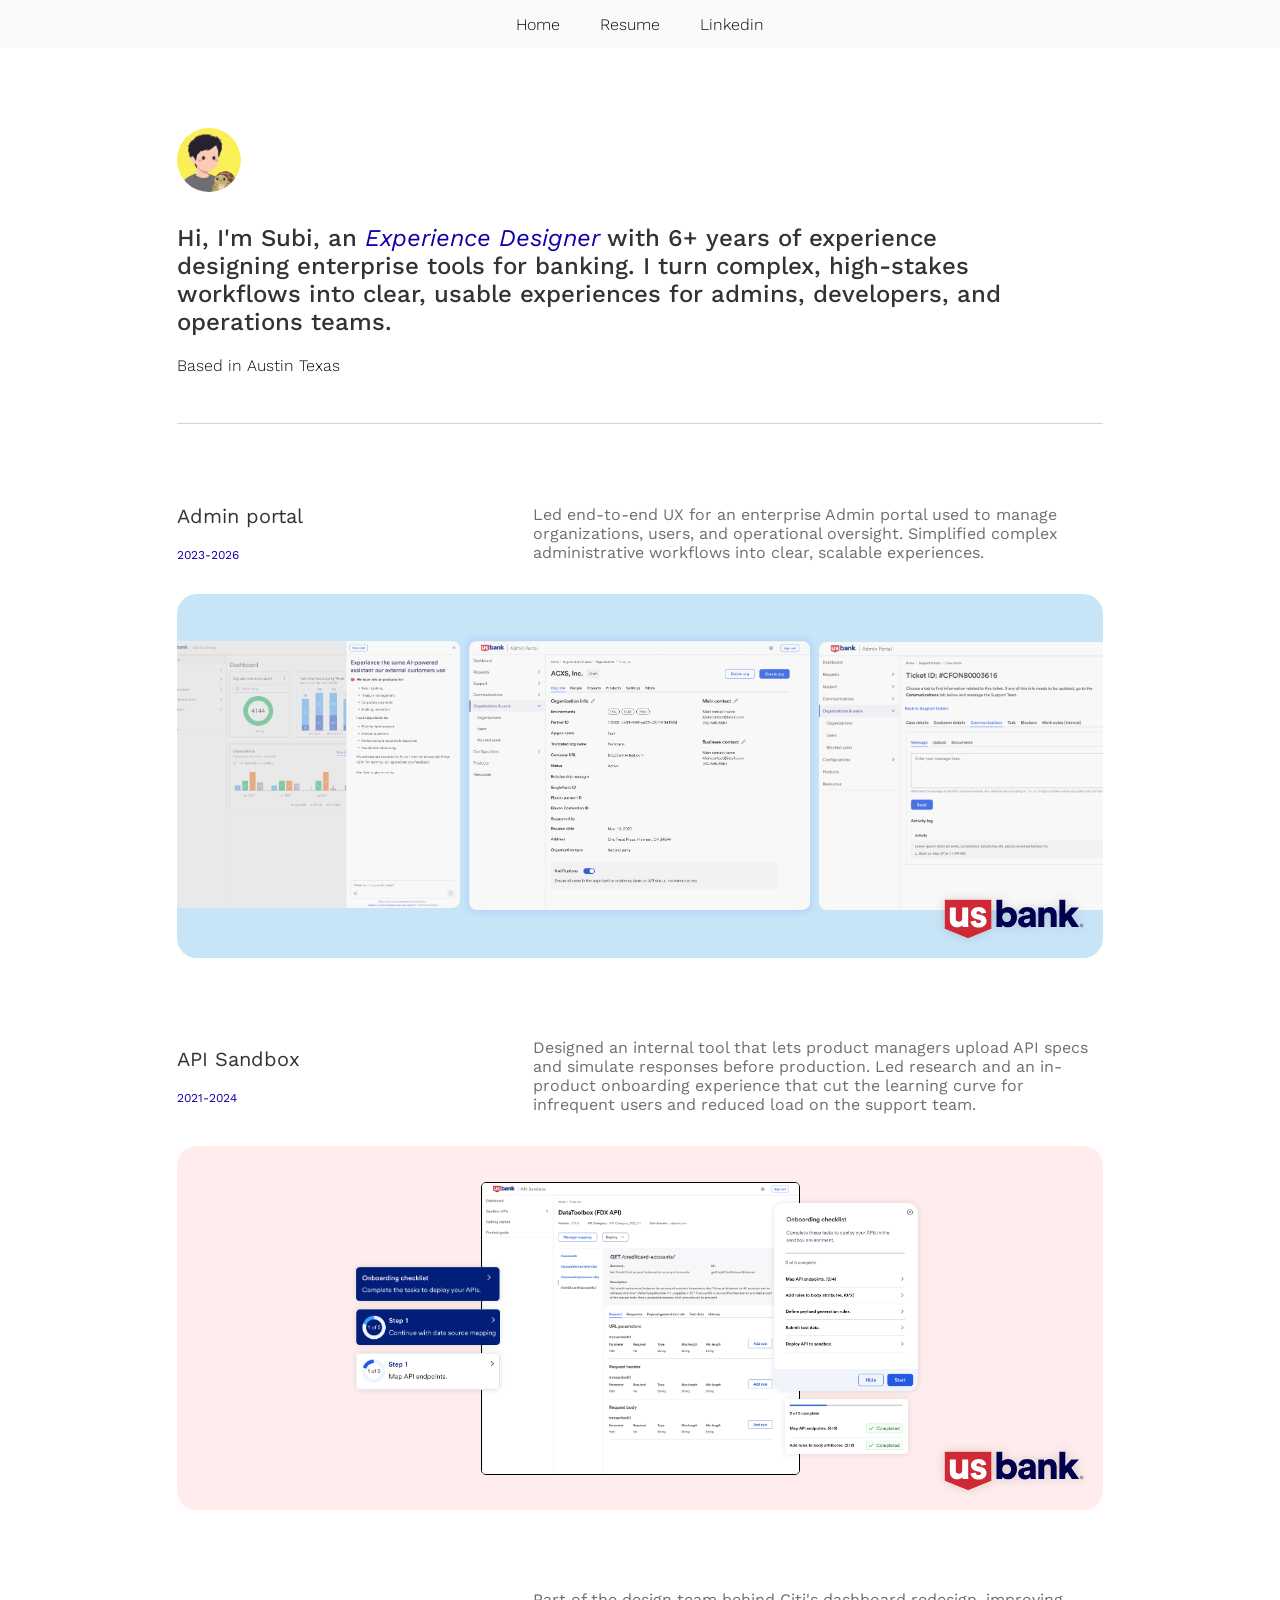
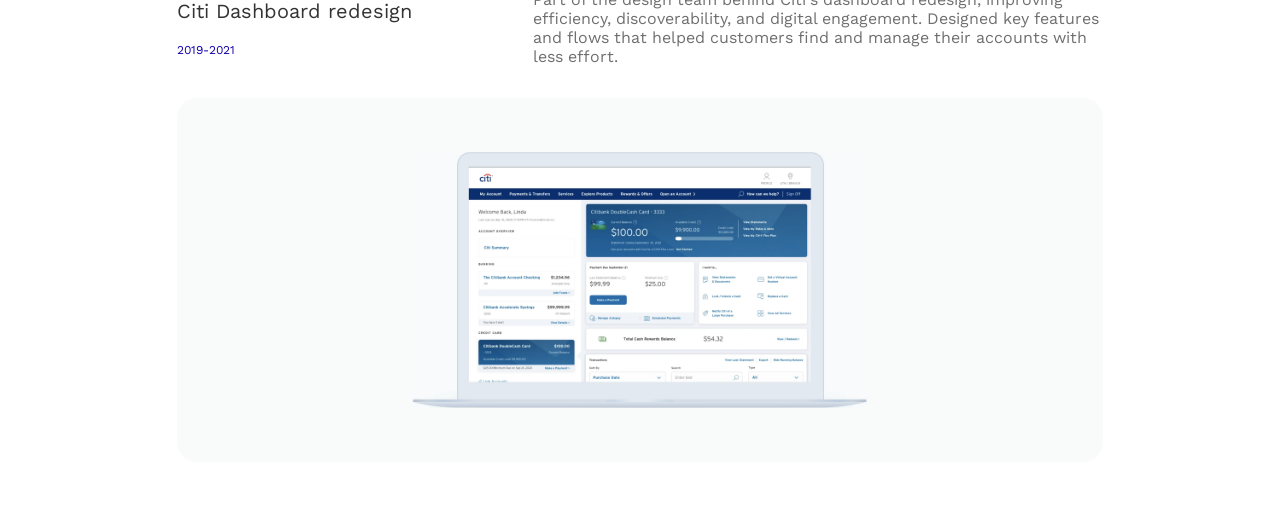
<file: index.html>
<!doctype html>
<html lang="en">
<head>
  <meta charset="utf-8">
  <meta name="viewport" content="width=device-width, initial-scale=1">
  <title>Subi Amuti — Experience Designer</title>
  <meta name="description" content="Subi Amuti is an Experience Designer with 6+ years of experience designing enterprise tools for banking.">
  <link rel="preconnect" href="https://fonts.googleapis.com">
  <link rel="preconnect" href="https://fonts.gstatic.com" crossorigin>
  <link href="https://fonts.googleapis.com/css2?family=Work+Sans:ital,wght@0,300;0,400;0,500;1,400&display=swap" rel="stylesheet">
  <link rel="stylesheet" href="css/styles.css">
</head>
<body>
  <nav class="site-nav">
    <a href="index.html" aria-current="page">Home</a>
    <a href="Amuti-Subi-Resume.pdf" target="_blank" rel="noopener">Resume</a>
    <a href="https://www.linkedin.com/in/amuti-subi-407277165" target="_blank" rel="noopener">Linkedin</a>
  </nav>

  <main class="container home">
    <header class="intro">
      <div class="avatar">
        <img src="assets/home/avatar.png" alt="Illustrated portrait of Subi">
      </div>
      <h1 class="intro-text">
        Hi, I'm Subi,
        <span class="role-rotator" data-roles="an Experience Designer|a Product Designer|a Whatever Designer"><span class="role-text">an <em>Experience Designer</em></span></span>
        with 6+ years of experience designing
        enterprise tools for banking. I turn complex, high-stakes workflows into clear, usable
        experiences for admins, developers, and operations teams.
      </h1>
      <p class="location">Based in Austin Texas</p>
    </header>

    <section class="projects" aria-label="Selected work">
      <a class="project" href="admin-portal.html">
        <div class="project-head">
          <div>
            <h2 class="project-title">Admin portal</h2>
            <p class="project-years">2023-2026</p>
          </div>
          <p class="project-desc">
            Led end-to-end UX for an enterprise Admin portal used to manage organizations, users,
            and operational oversight. Simplified complex administrative workflows into clear,
            scalable experiences.
          </p>
        </div>
        <div class="card card--blue">
          <div class="card-media">
            <div class="shot shot--glow" style="--x:292; --y:47; --w:341; --h:269; border-radius:8px">
              <img src="assets/home/admin-1.png" alt="" style="left:0; top:-0.34%; width:100%; height:100.37%">
            </div>
            <div class="shot" style="--x:642; --y:48; --w:284; --h:268; border-radius:8px 0 0 8px">
              <img src="assets/home/admin-2.png" alt="" style="left:-0.35%; top:-0.38%; width:128.87%; height:100.38%">
            </div>
            <div class="shot" style="--x:0; --y:47; --w:283; --h:267; border-radius:0 8px 8px 0">
              <img src="assets/home/admin-3.png" alt="" style="left:-6.71%; top:-0.46%; width:106.71%; height:101.29%">
            </div>
            <div class="card-tint"></div>
          </div>
          <img class="card-logo" src="assets/home/usbank-logo.svg" alt="U.S. Bank">
        </div>
      </a>

      <a class="project" href="api-sandbox.html">
        <div class="project-head">
          <div>
            <h2 class="project-title">API Sandbox</h2>
            <p class="project-years">2021-2024</p>
          </div>
          <p class="project-desc">
            Designed an internal tool that lets product managers upload API specs and simulate
            responses before production. Led research and an in-product onboarding experience that
            cut the learning curve for infrequent users and reduced load on the support team.
          </p>
        </div>
        <div class="card card--pink">
          <div class="card-media">
            <div class="shot" style="--x:304; --y:36; --w:319; --h:293; border:1px solid #000; border-radius:5px">
              <img src="assets/home/sandbox-main.png" alt="" style="left:-0.13%; top:-0.28%; width:100.13%; height:100.21%">
            </div>
            <div class="shot shot--soft" style="--x:597; --y:57; --w:144; --h:188; border-radius:10px">
              <img src="assets/home/sandbox-checklist.png" alt="" style="left:-2.19%; top:-1.34%; width:104.17%; height:103.02%">
            </div>
            <div class="shot shot--soft" style="--x:179; --y:121; --w:144; --h:34; border-radius:3px">
              <img src="assets/home/sandbox-chip-1.png" alt="" style="left:-4.14%; top:-23.87%; width:107.21%; height:138.71%">
            </div>
            <div class="shot shot--soft" style="--x:179; --y:207; --w:144; --h:37; border-radius:4px">
              <img src="assets/home/sandbox-chip-3.png" alt="" style="left:-3.2%; top:-17.76%; width:107.47%; height:135.05%">
            </div>
            <div class="shot shot--soft" style="--x:608; --y:253; --w:123; --h:55; border-radius:4px">
              <img src="assets/home/sandbox-toast.png" alt="" style="left:-2.56%; top:-3.99%; width:103.97%; height:108.55%">
            </div>
            <div class="shot shot--soft" style="--x:179; --y:163; --w:144; --h:36; border-radius:4px">
              <img src="assets/home/sandbox-chip-2.png" alt="" style="left:-3.47%; top:-17%; width:104.21%; height:133.5%">
            </div>
          </div>
          <img class="card-logo" src="assets/home/usbank-logo.svg" alt="U.S. Bank">
        </div>
      </a>

      <article class="project project--wip" tabindex="0" aria-describedby="wip-message">
        <div class="project-head">
          <div class="project-meta">
            <h2 class="project-title">Citi Dashboard redesign</h2>
            <p class="project-years">2019-2021</p>
            <div class="wip-bubble" id="wip-message" role="status">
              <span class="wip-bubble-ghost" aria-hidden="true">The full case study isn’t available. I’d be happy to walk you through the project in a conversation.</span>
              <span class="wip-bubble-text"></span>
            </div>
          </div>
          <p class="project-desc">
            Part of the design team behind Citi's dashboard redesign, improving efficiency,
            discoverability, and digital engagement. Designed key features and flows that helped
            customers find and manage their accounts with less effort.
          </p>
        </div>
        <div class="card card--mint">
          <div class="card-media">
            <div class="shot" style="--x:235; --y:54; --w:456; --h:256">
              <img src="assets/home/citi.png" alt="" style="left:-6.73%; top:-29%; width:112.34%; height:154%">
            </div>
          </div>
        </div>
      </article>
    </section>
  </main>

  <script src="js/main.js"></script>
</body>
</html>
</file>
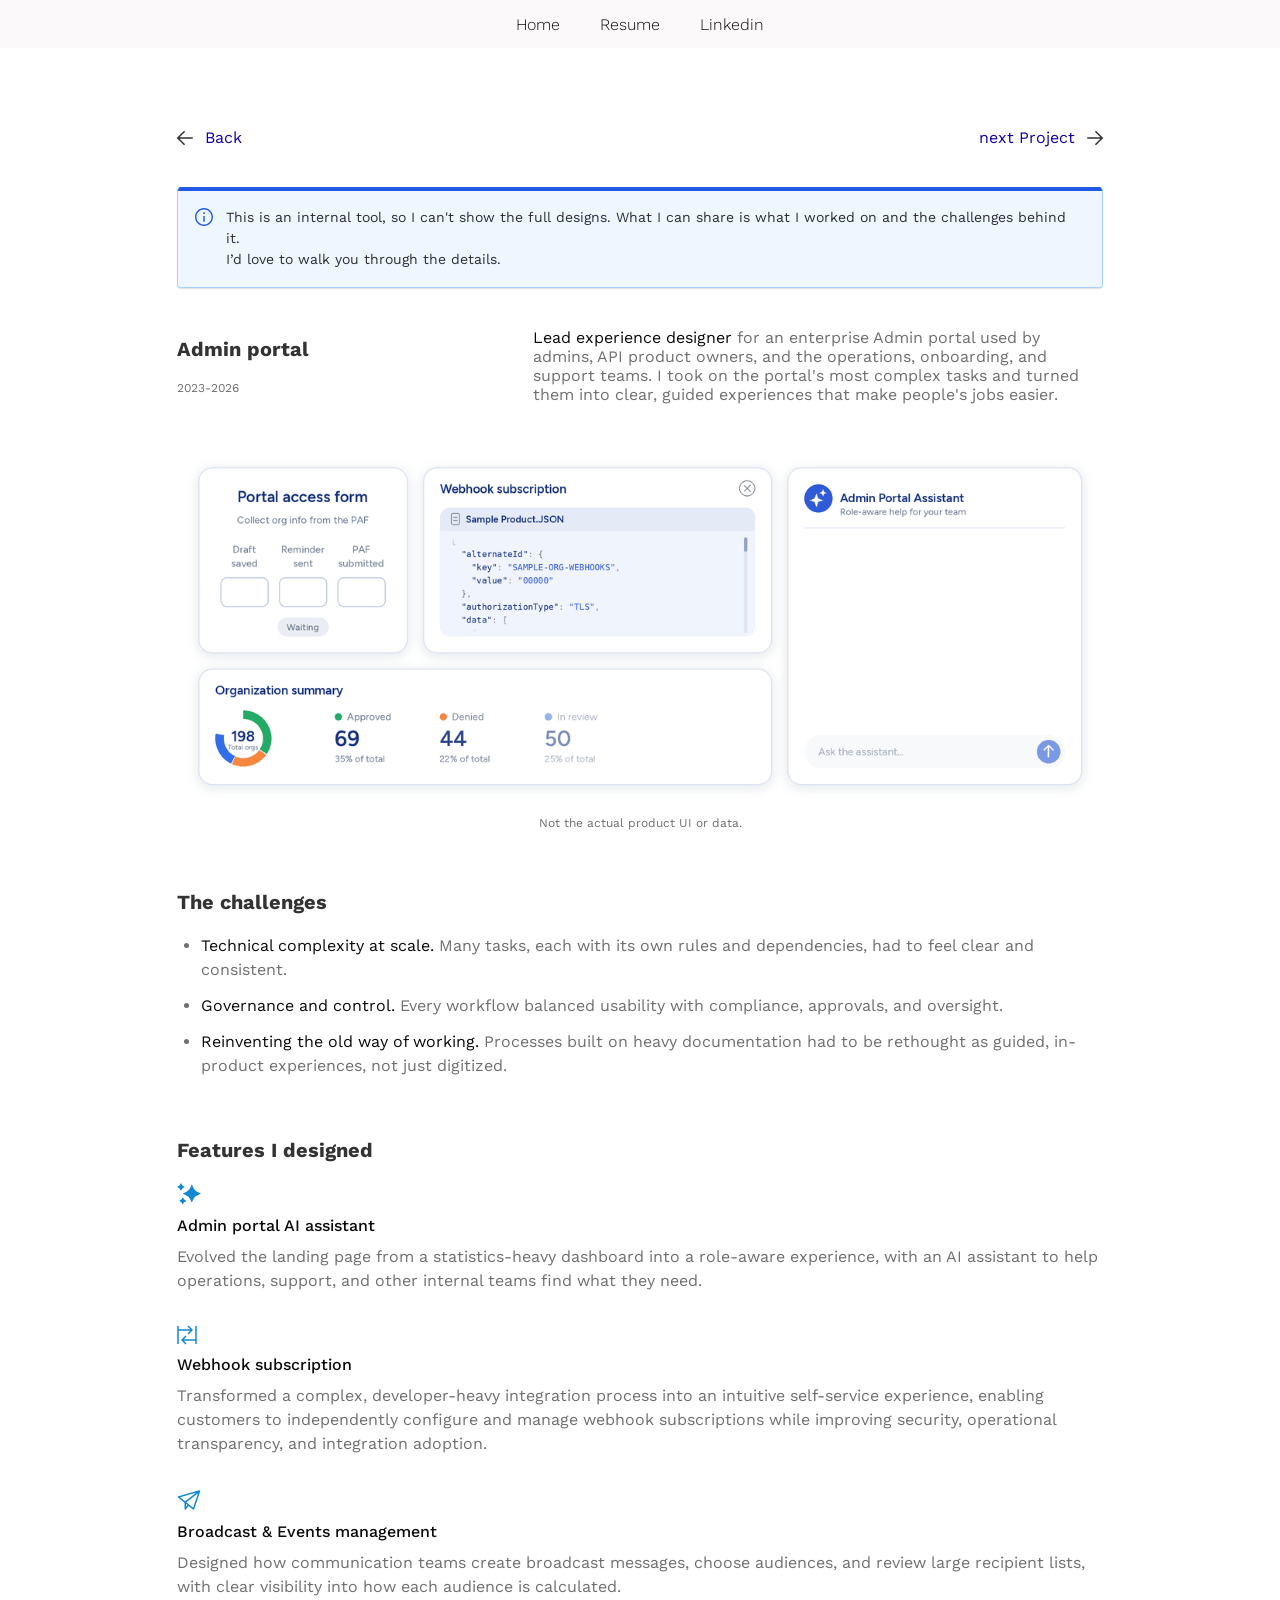
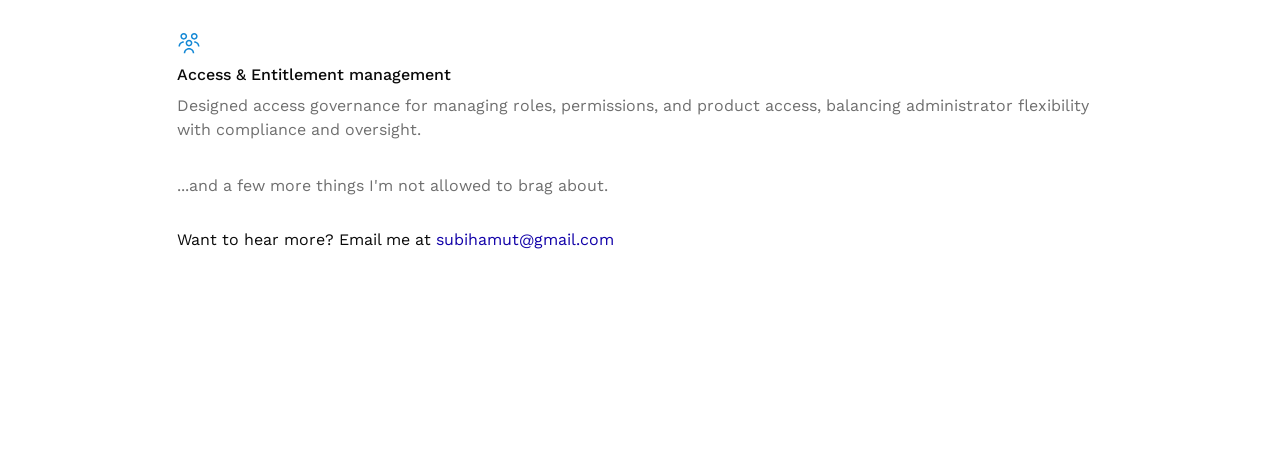
<file: admin-portal.html>
<!doctype html>
<html lang="en">
<head>
  <meta charset="utf-8">
  <meta name="viewport" content="width=device-width, initial-scale=1">
  <title>Admin portal — Subi Amuti</title>
  <meta name="description" content="Case study: leading UX for an enterprise Admin portal used by admins, API product owners, and operations teams.">
  <link rel="preconnect" href="https://fonts.googleapis.com">
  <link rel="preconnect" href="https://fonts.gstatic.com" crossorigin>
  <link href="https://fonts.googleapis.com/css2?family=Work+Sans:ital,wght@0,300;0,400;0,500;0,700;1,400&display=swap" rel="stylesheet">
  <link rel="stylesheet" href="css/styles.css">
</head>
<body>
  <nav class="site-nav">
    <a href="index.html">Home</a>
    <a href="Amuti-Subi-Resume.pdf" target="_blank" rel="noopener">Resume</a>
    <a href="https://www.linkedin.com/in/amuti-subi-407277165" target="_blank" rel="noopener">Linkedin</a>
  </nav>

  <main class="container case">
    <div class="case-nav">
      <a href="index.html"><img src="assets/icons/arrow-back.svg" alt="" width="16" height="14">Back</a>
      <a href="api-sandbox.html">next Project<img class="flip" src="assets/icons/arrow-next.svg" alt="" width="16" height="14"></a>
    </div>

    <aside class="notice">
      <img src="assets/icons/info.svg" alt="" width="20" height="20">
      <p>
        This is an internal tool, so I can't show the full designs. What I can share is what I worked
        on and the challenges behind it.<br>
        I’d love to walk you through the details.
      </p>
    </aside>

    <header class="project-head case-head">
      <div>
        <h1 class="project-title">Admin portal</h1>
        <p class="project-years">2023-2026</p>
      </div>
      <p class="project-desc">
        <strong>Lead experience designer</strong> for an enterprise Admin portal used by admins, API
        product owners, and the operations, onboarding, and support teams. I took on the portal's
        most complex tasks and turned them into clear, guided experiences that make people's jobs easier.
      </p>
    </header>

    <figure class="case-hero">
      <img src="assets/admin/hero.gif" alt="Animated walkthrough of an admin portal concept">
      <figcaption>Not the actual product UI or data.</figcaption>
    </figure>

    <section class="case-section">
      <h2>The challenges</h2>
      <ul class="challenges">
        <li><strong>Technical complexity at scale.</strong> Many tasks, each with its own rules and dependencies, had to feel clear and consistent.</li>
        <li><strong>Governance and control.</strong> Every workflow balanced usability with compliance, approvals, and oversight.</li>
        <li><strong>Reinventing the old way of working.</strong> Processes built on heavy documentation had to be rethought as guided, in-product experiences, not just digitized.</li>
      </ul>
    </section>

    <section class="case-section">
      <h2>Features I designed</h2>
      <div class="features">
        <div class="feature">
          <img src="assets/icons/ai.svg" alt="" width="24" height="24">
          <h3>Admin portal AI assistant</h3>
          <p>Evolved the landing page from a statistics-heavy dashboard into a role-aware experience, with an AI assistant to help operations, support, and other internal teams find what they need.</p>
        </div>
        <div class="feature">
          <img src="assets/icons/transfer.svg" alt="" width="20" height="20">
          <h3>Webhook subscription</h3>
          <p>Transformed a complex, developer-heavy integration process into an intuitive self-service experience, enabling customers to independently configure and manage webhook subscriptions while improving security, operational transparency, and integration adoption.</p>
        </div>
        <div class="feature">
          <img src="assets/icons/paper-airplane.svg" alt="" width="24" height="24">
          <h3>Broadcast &amp; Events management</h3>
          <p>Designed how communication teams create broadcast messages, choose audiences, and review large recipient lists, with clear visibility into how each audience is calculated.</p>
        </div>
        <div class="feature">
          <img src="assets/icons/group.svg" alt="" width="24" height="24">
          <h3>Access &amp; Entitlement management</h3>
          <p>Designed access governance for managing roles, permissions, and product access, balancing administrator flexibility with compliance and oversight.</p>
        </div>
        <p class="case-muted">...and a few more things I'm not allowed to brag about.</p>
        <p class="case-contact">Want to hear more? Email me at <a href="mailto:subihamut@gmail.com">subihamut@gmail.com</a></p>
      </div>
    </section>
  </main>
</body>
</html>
</file>
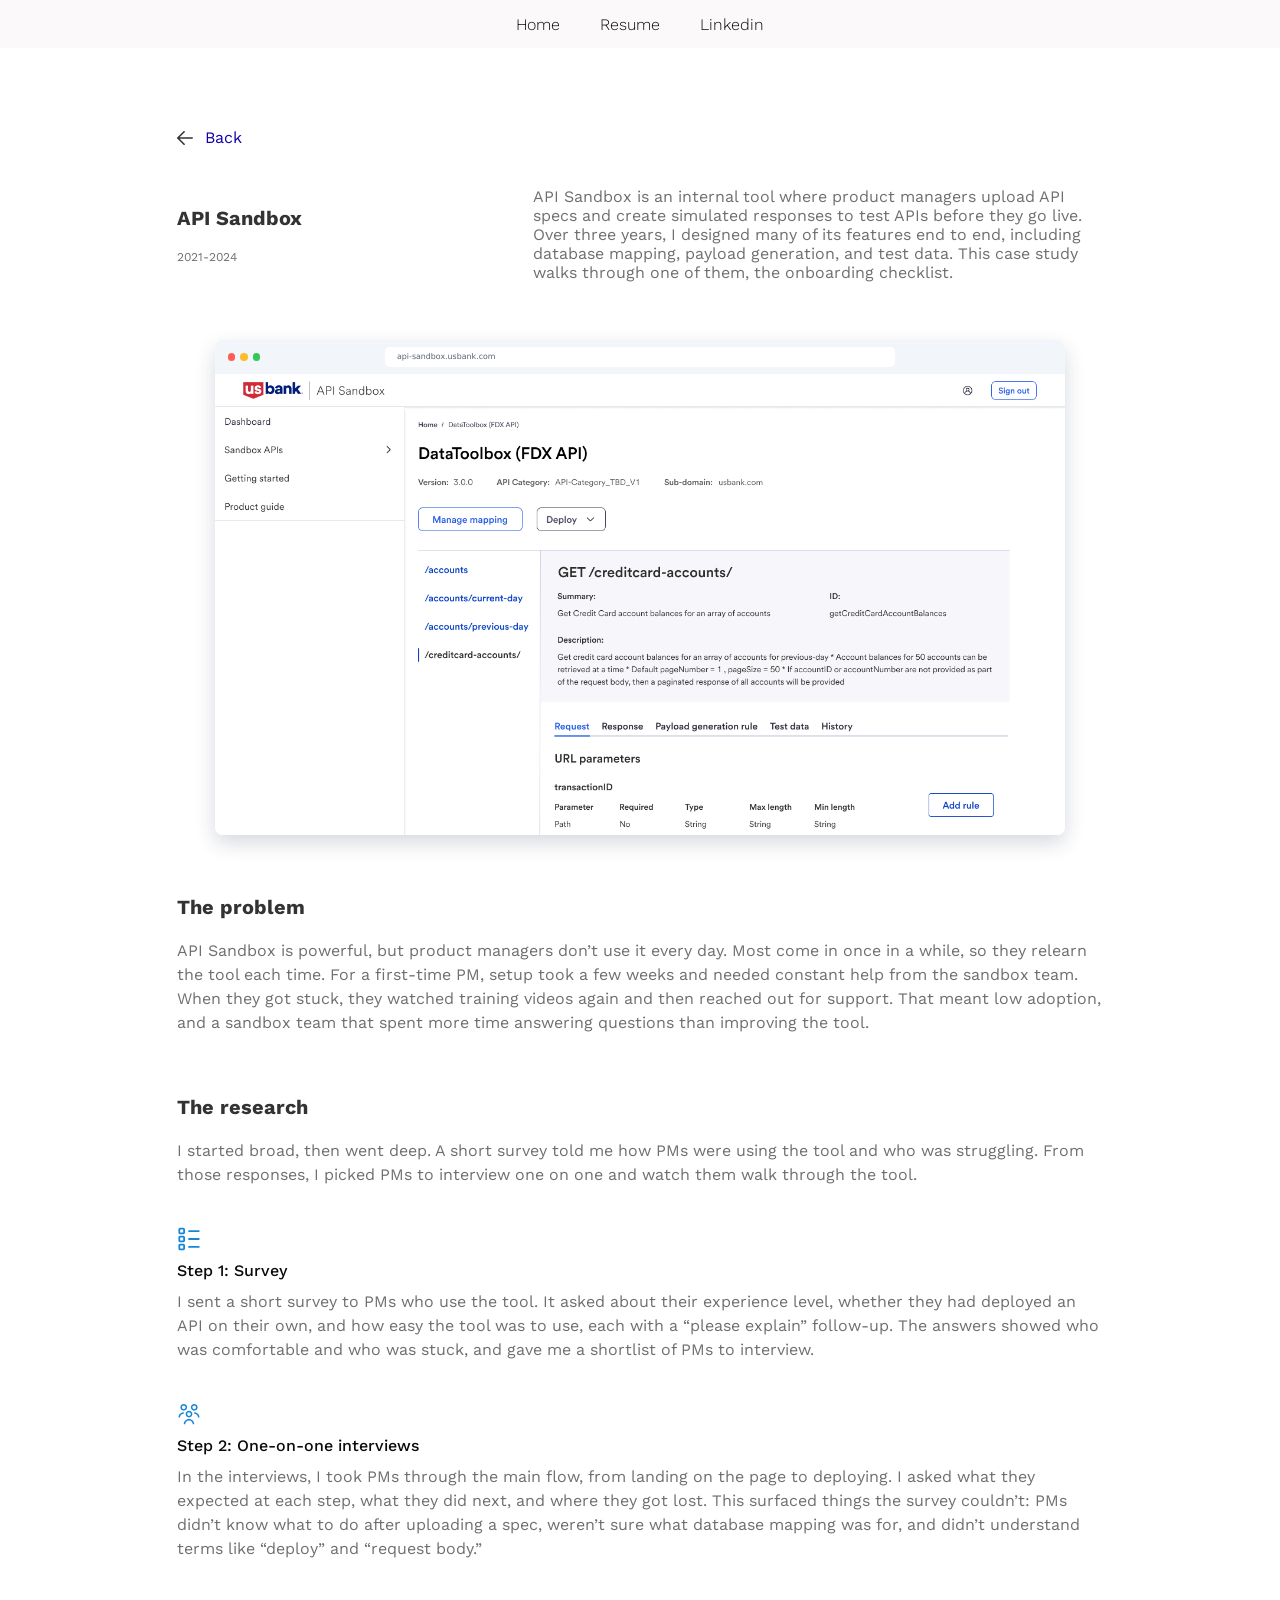
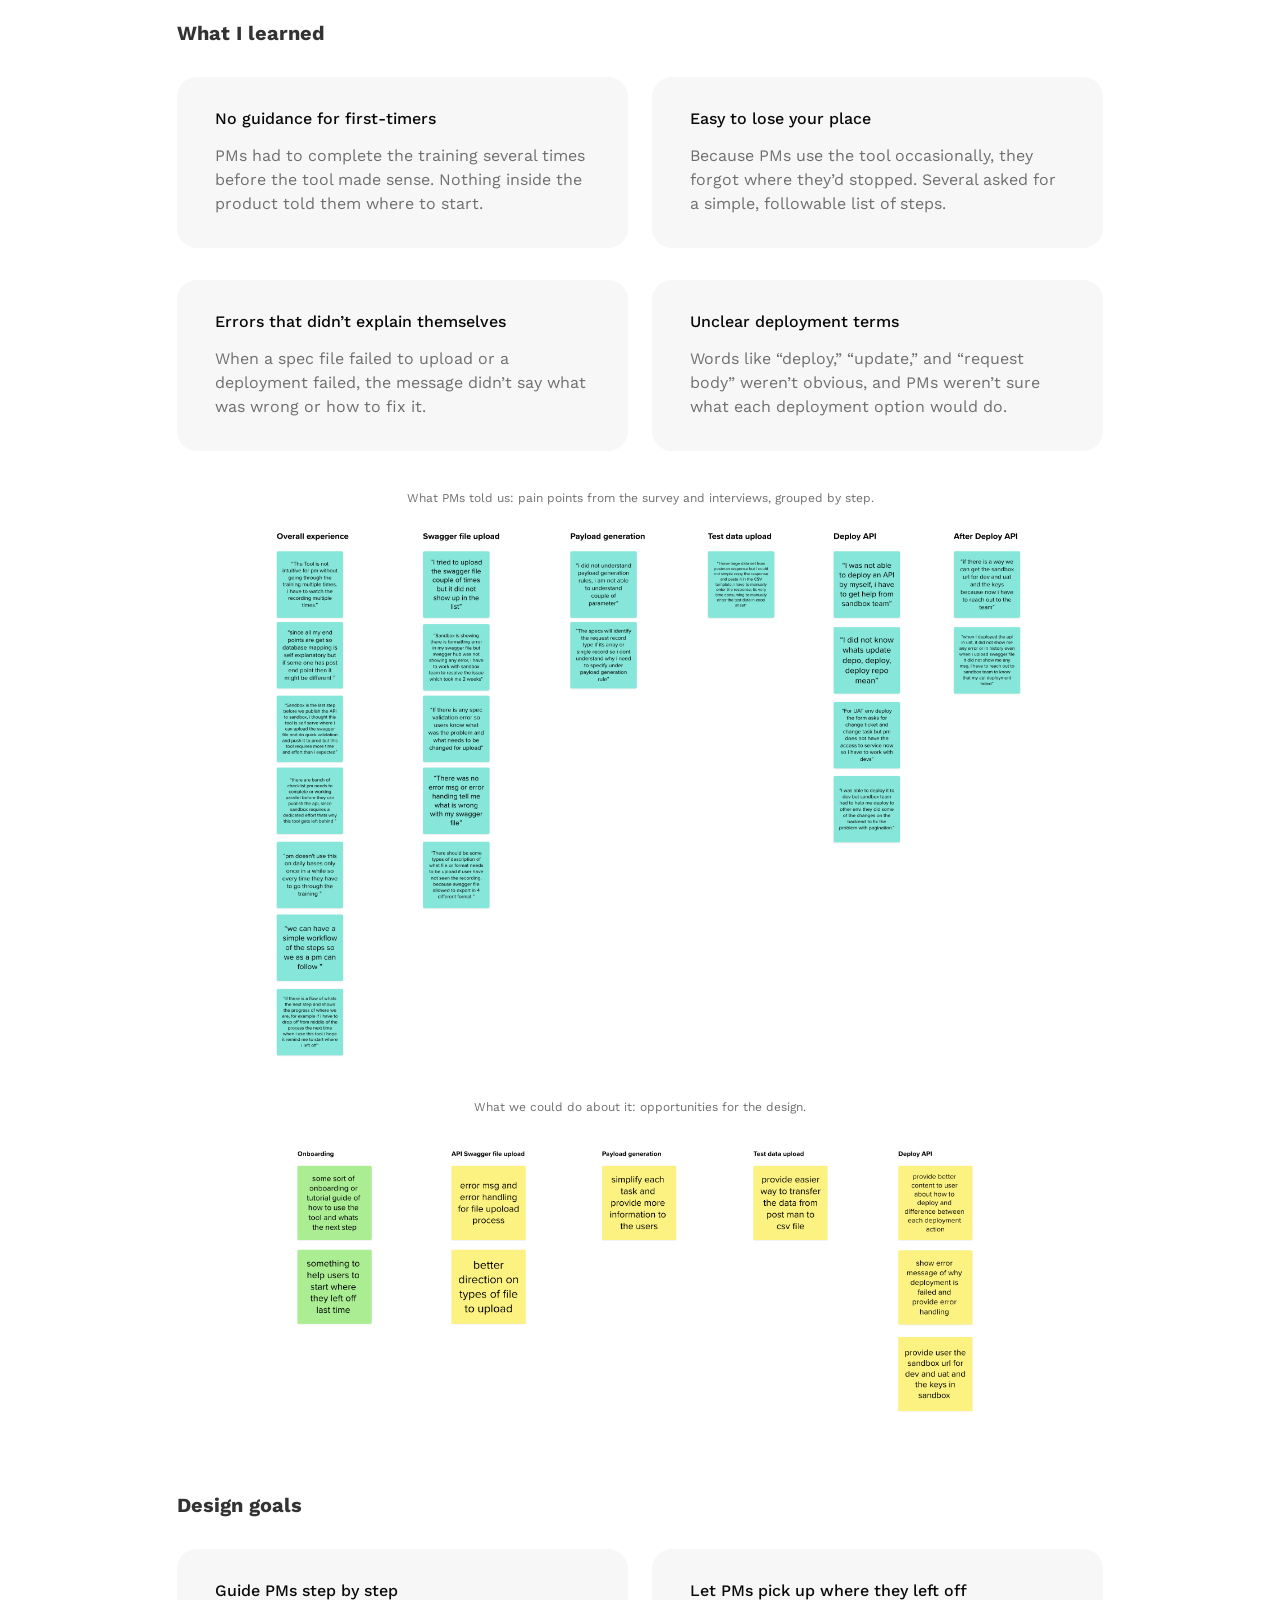
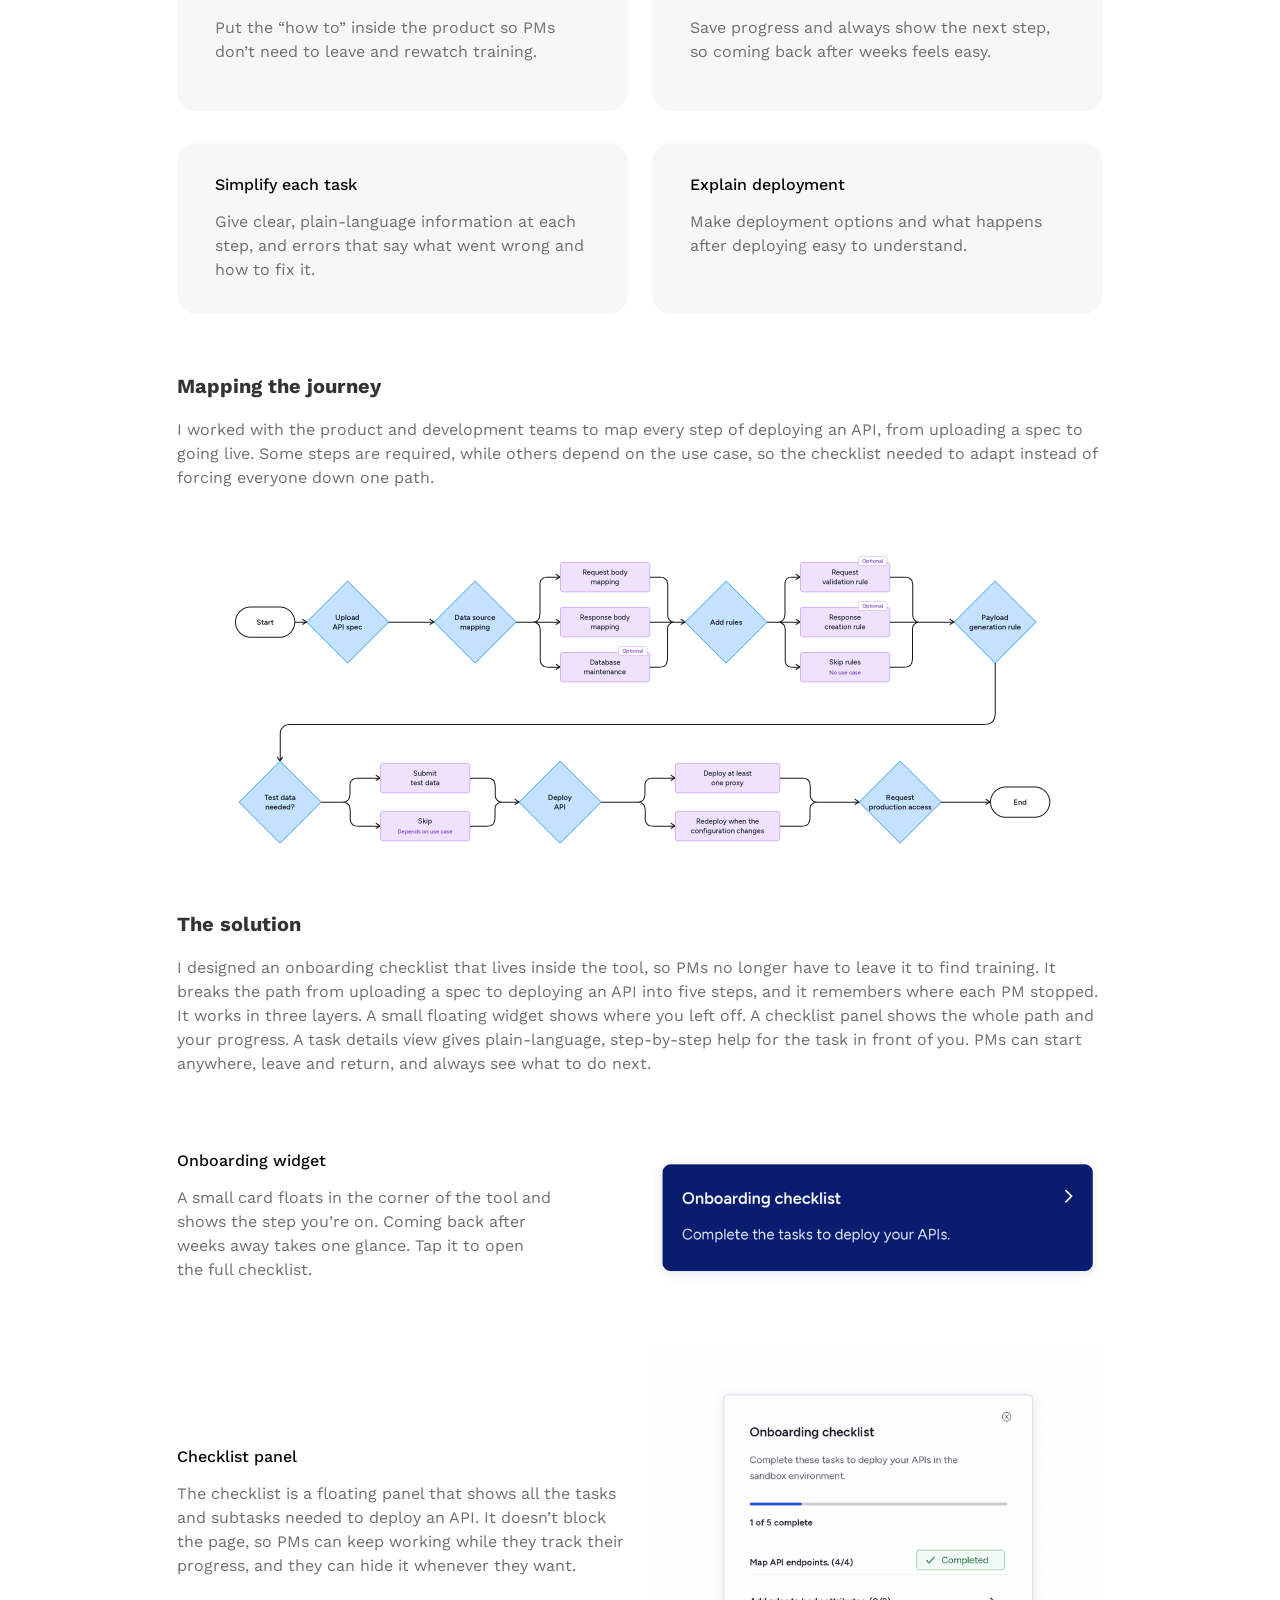
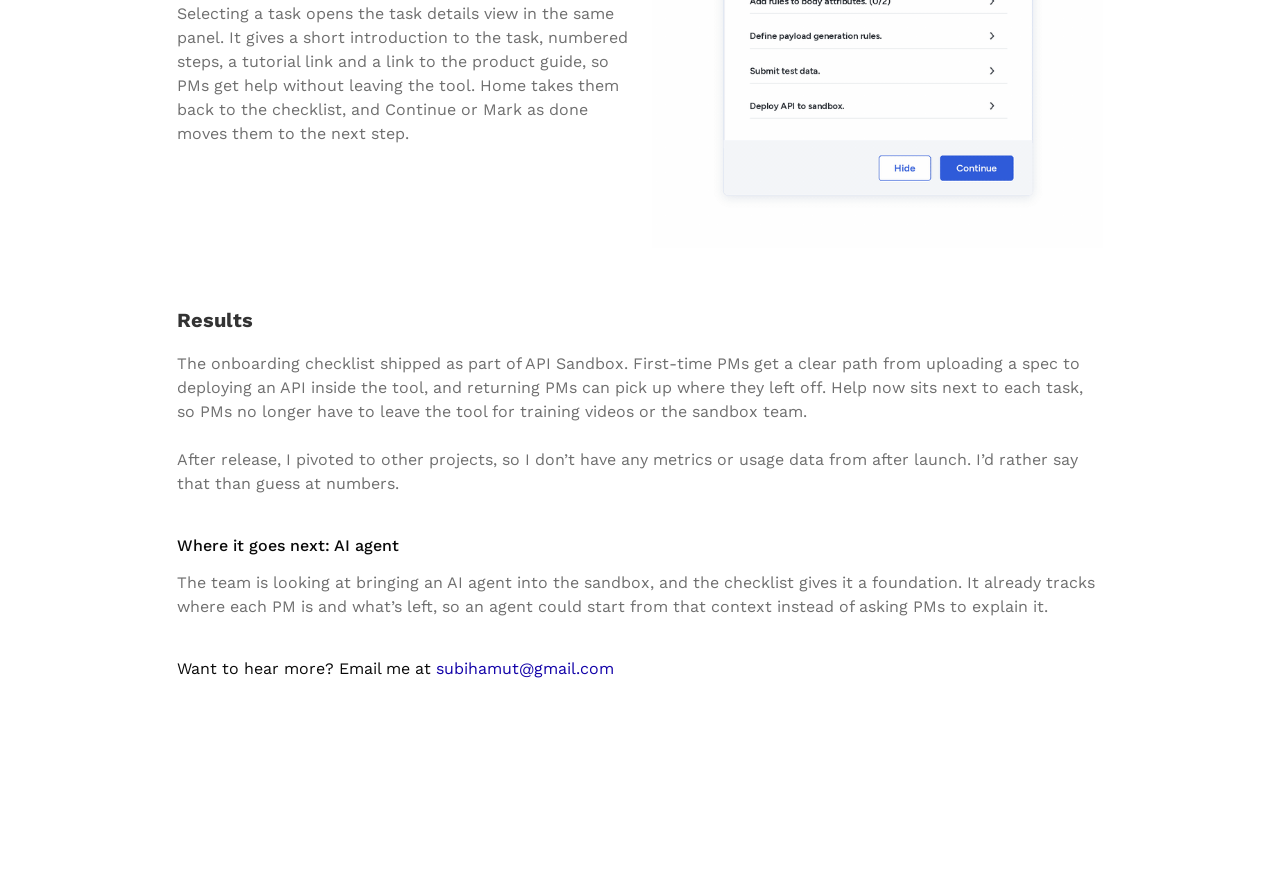
<file: api-sandbox.html>
<!doctype html>
<html lang="en">
<head>
  <meta charset="utf-8">
  <meta name="viewport" content="width=device-width, initial-scale=1">
  <title>API Sandbox — Subi Amuti</title>
  <meta name="description" content="Case study: designing an in-product onboarding checklist for API Sandbox, an internal tool for product managers.">
  <link rel="preconnect" href="https://fonts.googleapis.com">
  <link rel="preconnect" href="https://fonts.gstatic.com" crossorigin>
  <link href="https://fonts.googleapis.com/css2?family=Work+Sans:ital,wght@0,300;0,400;0,500;0,700;1,400&display=swap" rel="stylesheet">
  <link rel="stylesheet" href="css/styles.css">
</head>
<body>
  <nav class="site-nav">
    <a href="index.html">Home</a>
    <a href="Amuti-Subi-Resume.pdf" target="_blank" rel="noopener">Resume</a>
    <a href="https://www.linkedin.com/in/amuti-subi-407277165" target="_blank" rel="noopener">Linkedin</a>
  </nav>

  <main class="container case">
    <div class="case-nav">
      <a href="index.html"><img src="assets/icons/arrow-back.svg" alt="" width="16" height="14">Back</a>
    </div>

    <header class="project-head case-head">
      <div>
        <h1 class="project-title">API Sandbox</h1>
        <p class="project-years">2021-2024</p>
      </div>
      <p class="project-desc">
        API Sandbox is an internal tool where product managers upload API specs and create simulated
        responses to test APIs before they go live. Over three years, I designed many of its features
        end to end, including database mapping, payload generation, and test data. This case study
        walks through one of them, the onboarding checklist.
      </p>
    </header>

    <div class="browser-frame">
      <div class="browser-toolbar" aria-hidden="true">
        <span class="browser-dots"><i></i><i></i><i></i></span>
        <span class="browser-address">api-sandbox.usbank.com</span>
      </div>
      <img class="browser-shot" src="assets/sandbox/product.jpg" alt="API Sandbox product screen showing an API spec with its endpoints">
    </div>

    <section class="case-section">
      <h2>The problem</h2>
      <p class="case-text">
        API Sandbox is powerful, but product managers don’t use it every day. Most come in once in a
        while, so they relearn the tool each time. For a first-time PM, setup took a few weeks and
        needed constant help from the sandbox team. When they got stuck, they watched training videos
        again and then reached out for support. That meant low adoption, and a sandbox team that spent
        more time answering questions than improving the tool.
      </p>
    </section>

    <section class="case-section">
      <h2>The research</h2>
      <p class="case-text">
        I started broad, then went deep. A short survey told me how PMs were using the tool and who was
        struggling. From those responses, I picked PMs to interview one on one and watch them walk
        through the tool.
      </p>
      <div class="features research-steps">
        <div class="feature">
          <img src="assets/icons/list.svg" alt="" width="24" height="24">
          <h3>Step 1: Survey</h3>
          <p>I sent a short survey to PMs who use the tool. It asked about their experience level, whether they had deployed an API on their own, and how easy the tool was to use, each with a “please explain” follow-up. The answers showed who was comfortable and who was stuck, and gave me a shortlist of PMs to interview.</p>
        </div>
        <div class="feature">
          <img src="assets/icons/group.svg" alt="" width="24" height="24">
          <h3>Step 2: One-on-one interviews</h3>
          <p>In the interviews, I took PMs through the main flow, from landing on the page to deploying. I asked what they expected at each step, what they did next, and where they got lost. This surfaced things the survey couldn’t: PMs didn’t know what to do after uploading a spec, weren’t sure what database mapping was for, and didn’t understand terms like “deploy” and “request body.”</p>
        </div>
      </div>
    </section>

    <section class="case-section">
      <h2 class="h2-loose">What I learned</h2>
      <div class="card-grid">
        <div class="info-card">
          <h3>No guidance for first-timers</h3>
          <p>PMs had to complete the training several times before the tool made sense. Nothing inside the product told them where to start.</p>
        </div>
        <div class="info-card">
          <h3>Easy to lose your place</h3>
          <p>Because PMs use the tool occasionally, they forgot where they’d stopped. Several asked for a simple, followable list of steps.</p>
        </div>
        <div class="info-card">
          <h3>Errors that didn’t explain themselves</h3>
          <p>When a spec file failed to upload or a deployment failed, the message didn’t say what was wrong or how to fix it.</p>
        </div>
        <div class="info-card">
          <h3>Unclear deployment terms</h3>
          <p>Words like “deploy,” “update,” and “request body” weren’t obvious, and PMs weren’t sure what each deployment option would do.</p>
        </div>
      </div>
    </section>

    <figure class="case-figure">
      <figcaption>What PMs told us: pain points from the survey and interviews, grouped by step.</figcaption>
      <div class="crop" style="--ratio: 3026 / 1890; width: 100%; max-width: 850px">
        <img src="assets/sandbox/pain-points.png" alt="Affinity map of sticky notes with PM pain points, grouped by step" style="left:0; top:-0.32%; width:100%; height:100.32%">
      </div>
    </figure>

    <figure class="case-figure">
      <figcaption>What we could do about it: opportunities for the design.</figcaption>
      <img src="assets/sandbox/opportunities.png" alt="Sticky notes listing design opportunities" style="max-width: 704px">
    </figure>

    <section class="case-section">
      <h2 class="h2-loose">Design goals</h2>
      <div class="card-grid">
        <div class="info-card">
          <h3>Guide PMs step by step</h3>
          <p>Put the “how to” inside the product so PMs don’t need to leave and rewatch training.</p>
        </div>
        <div class="info-card">
          <h3>Let PMs pick up where they left off</h3>
          <p>Save progress and always show the next step, so coming back after weeks feels easy.</p>
        </div>
        <div class="info-card">
          <h3>Simplify each task</h3>
          <p>Give clear, plain-language information at each step, and errors that say what went wrong and how to fix it.</p>
        </div>
        <div class="info-card">
          <h3>Explain deployment</h3>
          <p>Make deployment options and what happens after deploying easy to understand.</p>
        </div>
      </div>
    </section>

    <section class="case-section">
      <h2>Mapping the journey</h2>
      <p class="case-text">
        I worked with the product and development teams to map every step of deploying an API, from
        uploading a spec to going live. Some steps are required, while others depend on the use case,
        so the checklist needed to adapt instead of forcing everyone down one path.
      </p>
      <div class="crop flow-diagram" style="--ratio: 850 / 330">
        <img src="assets/sandbox/user-flow.png" alt="User flow diagram of deploying an API, from uploading a spec to going live" style="left:0; top:0; width:100%; height:110.61%">
      </div>
    </section>

    <section class="case-section">
      <h2>The solution</h2>
      <p class="case-text">
        I designed an onboarding checklist that lives inside the tool, so PMs no longer have to leave it
        to find training. It breaks the path from uploading a spec to deploying an API into five steps,
        and it remembers where each PM stopped. It works in three layers. A small floating widget shows
        where you left off. A checklist panel shows the whole path and your progress. A task details
        view gives plain-language, step-by-step help for the task in front of you. PMs can start
        anywhere, leave and return, and always see what to do next.
      </p>

      <div class="solution-rows">
        <div class="solution-row">
          <div class="solution-text" style="max-width: 375px">
            <h3>Onboarding widget</h3>
            <p>A small card floats in the corner of the tool and shows the step you’re on. Coming back after weeks away takes one glance. Tap it to open the full checklist.</p>
          </div>
          <div class="crop" style="--ratio: 451 / 161">
            <img src="assets/sandbox/widget.gif" alt="Animated onboarding widget showing the current step" style="left:-40.86%; top:-49.69%; width:181.72%; height:199.38%">
          </div>
        </div>
        <div class="solution-row">
          <div class="solution-text">
            <h3>Checklist panel</h3>
            <p>The checklist is a floating panel that shows all the tasks and subtasks needed to deploy an API. It doesn’t block the page, so PMs can keep working while they track their progress, and they can hide it whenever they want.</p>
            <p>Selecting a task opens the task details view in the same panel. It gives a short introduction to the task, numbered steps, a tutorial link and a link to the product guide, so PMs get help without leaving the tool. Home takes them back to the checklist, and Continue or Mark as done moves them to the next step.</p>
          </div>
          <div class="crop" style="--ratio: 451 / 503">
            <img src="assets/sandbox/checklist.gif" alt="Animated checklist panel moving from the task list into task details" style="left:-19.12%; top:-4.26%; width:138.36%; height:108.9%">
          </div>
        </div>
      </div>
    </section>

    <section class="case-section">
      <h2>Results</h2>
      <p class="case-text">
        The onboarding checklist shipped as part of API Sandbox. First-time PMs get a clear path from
        uploading a spec to deploying an API inside the tool, and returning PMs can pick up where they
        left off. Help now sits next to each task, so PMs no longer have to leave the tool for training
        videos or the sandbox team.
      </p>
      <p class="case-text">
        After release, I pivoted to other projects, so I don’t have any metrics or usage data from after
        launch. I’d rather say that than guess at numbers.
      </p>
      <div class="solution-text next-up">
        <h3>Where it goes next: AI agent</h3>
        <p>The team is looking at bringing an AI agent into the sandbox, and the checklist gives it a foundation. It already tracks where each PM is and what’s left, so an agent could start from that context instead of asking PMs to explain it.</p>
      </div>
      <p class="case-contact">Want to hear more? Email me at <a href="mailto:subihamut@gmail.com">subihamut@gmail.com</a></p>
    </section>
  </main>
</body>
</html>
</file>
<file: css/styles.css>
/* Design tokens from Figma */
:root {
  --text-strong: #333333;
  --text: #0a0a0a;
  --text-muted: #6f6f6f;
  --accent: #1100a8;
  --divider: #d3d3d3;
  --nav-bg: #fbf9f9;
  --imessage-blue: #0b84fe;
  --bg: #ffffff;
  --content-width: 926px;
  --font: "Work Sans", system-ui, sans-serif;
}

*,
*::before,
*::after { box-sizing: border-box; }

body {
  margin: 0;
  background: var(--bg);
  color: var(--text);
  font-family: var(--font);
  -webkit-font-smoothing: antialiased;
}

h1, h2, p { margin: 0; }
img { display: block; }

/* Navigation */
.site-nav {
  position: sticky;
  top: 0;
  z-index: 10;
  display: flex;
  justify-content: center;
  align-items: center;
  gap: 40px;
  height: 48px;
  background: var(--nav-bg);
}

.site-nav a {
  color: var(--text);
  font-weight: 300;
  font-size: 16px;
  text-decoration: none;
}

.site-nav a:hover { text-decoration: underline; }

/* Layout */
.container {
  max-width: calc(var(--content-width) + 48px);
  margin: 0 auto;
  padding: 80px 24px 48px;
}

/* Intro */
.intro {
  padding-bottom: 48px;
  border-bottom: 1px solid var(--divider);
}

.avatar {
  position: relative;
  z-index: 3;
  width: 64px;
  height: 64px;
  border-radius: 50%;
  overflow: hidden;
  margin-bottom: 32px;
  transition: transform 0.35s cubic-bezier(0.34, 1.56, 0.64, 1);
  touch-action: none;
  user-select: none;
  -webkit-user-select: none;
}

.avatar img { pointer-events: none; }

.avatar img {
  width: 75.97px;
  height: 75.97px;
  margin: -5.84px;
  object-fit: cover;
}

.intro-text {
  max-width: 878px;
  color: var(--text-strong);
  font-size: 24px;
  font-weight: 500;
  line-height: normal;
}

.intro-text em {
  font-weight: 400;
  font-style: italic;
}

/* Rotating job title in the headline */
.role-rotator {
  display: inline-block;
  white-space: nowrap;
  vertical-align: bottom;
  transition: width 0.4s ease;
}

.role-text {
  display: inline-block;
  transition: transform 0.3s ease, opacity 0.3s ease;
}

.role-text em { color: var(--accent); }

.role-text.is-leaving {
  opacity: 0;
  transform: translateY(-0.5em);
}

.role-text.is-entering {
  opacity: 0;
  transform: translateY(0.5em);
  transition: none;
}

.location {
  margin-top: 20px;
  font-size: 16px;
  font-weight: 300;
}

/* Projects */
.projects {
  display: flex;
  flex-direction: column;
  gap: 80px;
  margin-top: 80px;
}

.project {
  display: flex;
  flex-direction: column;
  gap: 32px;
  color: inherit;
  text-decoration: none;
}

.project-head {
  display: grid;
  grid-template-columns: 1fr minmax(0, 570px);
  align-items: center;
  gap: 24px;
}

.project-title {
  color: var(--text-strong);
  font-size: 20px;
  font-weight: 400;
}

.project-years {
  margin-top: 20px;
  color: var(--accent);
  font-size: 12px;
}

.project-desc {
  color: var(--text-muted);
  font-size: 16px;
}

/* Project cards: children are placed in Figma's 926×364 coordinates
   and scaled as percentages, so the collage keeps its shape at any width. */
.card {
  position: relative;
  aspect-ratio: 926 / 364;
  border-radius: 20px;
  overflow: hidden;
}

.card--blue { background: #c3e7ff; }
.card--pink { background: #ffecec; }
.card--mint { background: #f8fbf9; }

.shot {
  position: absolute;
  left: calc(var(--x) / 926 * 100%);
  top: calc(var(--y) / 364 * 100%);
  width: calc(var(--w) / 926 * 100%);
  height: calc(var(--h) / 364 * 100%);
  overflow: hidden;
}

.shot img {
  position: absolute;
  max-width: none;
}

.shot--glow { box-shadow: 0 0 7.8px 3px rgba(107, 151, 254, 0.25); }
.shot--soft { box-shadow: 0 0 6.5px rgba(0, 0, 0, 0.11); }

.card-tint {
  position: absolute;
  inset: 0;
  background: rgba(221, 221, 221, 0.2);
}

/* The logo SVG includes its drop-shadow padding (157.4×57.4 around a 138×38 mark) */
.card-logo {
  position: absolute;
  right: calc(10.3 / 926 * 100%);
  bottom: calc(10.3 / 364 * 100%);
  width: calc(157.4 / 926 * 100%);
  height: auto;
}

.card-media {
  position: absolute;
  inset: 0;
}

/* Hover: zoom the thumbnail slightly inside the card */
a.project .card-media { transition: transform 0.4s ease; }
a.project:hover .card-media,
a.project:focus-visible .card-media { transform: scale(1.04); }
a.project:hover .project-title { text-decoration: underline; }

/* Work-in-progress card: iOS-style message bubble with a typewriter effect */
.project--wip { cursor: pointer; }
.project--wip:focus-visible { outline: none; }
.project--wip:focus-visible .card { outline: 2px solid var(--imessage-blue); outline-offset: 4px; }

.project-meta { position: relative; }

/* Floats just below the year, so it doesn't push the layout around */
.wip-bubble {
  position: absolute;
  z-index: 2;
  left: 24px;
  top: calc(100% + 12px);
  display: grid;
  width: max-content;
  max-width: 260px;
  padding: 10px 16px;
  border-radius: 20px;
  background: var(--imessage-blue);
  color: #fff;
  font-size: 16px;
  line-height: 1.35;
  opacity: 0;
  transform: scale(0.6);
  transform-origin: 0 0;
  transition: opacity 0.2s ease, transform 0.35s cubic-bezier(0.34, 1.56, 0.64, 1);
  pointer-events: none;
}

.project--wip.is-open .wip-bubble {
  opacity: 1;
  transform: scale(1);
}

/* iMessage tail: a blue curve, then a card-colored curve that carves it */
.wip-bubble::before,
.wip-bubble::after {
  content: "";
  position: absolute;
  bottom: 0;
  height: 20px;
}

.wip-bubble::before {
  left: -7px;
  width: 20px;
  background: var(--imessage-blue);
  border-bottom-right-radius: 16px 14px;
}

.wip-bubble::after {
  left: -26px;
  width: 26px;
  background: var(--bg);
  border-bottom-right-radius: 10px;
}

/* Ghost text reserves the final size so the bubble doesn't grow while typing */
.wip-bubble-ghost,
.wip-bubble-text { grid-area: 1 / 1; }
.wip-bubble-ghost { visibility: hidden; }

.wip-bubble-text.is-typing::after {
  content: "";
  display: inline-block;
  width: 2px;
  height: 1.1em;
  margin-left: 2px;
  vertical-align: text-bottom;
  background: currentColor;
  animation: caret-blink 0.8s steps(1) infinite;
}

@keyframes caret-blink {
  50% { opacity: 0; }
}

@media (prefers-reduced-motion: reduce) {
  .wip-bubble { transition: opacity 0.2s ease; }
}

/* ---------- Case study pages ---------- */
.case { padding-bottom: 216px; }

.case-nav {
  display: flex;
  justify-content: space-between;
  margin-bottom: 40px;
}

.case-nav a {
  display: inline-flex;
  align-items: center;
  gap: 12px;
  color: var(--accent);
  font-size: 16px;
  text-decoration: none;
}

.case-nav a:hover { text-decoration: underline; }
.case-nav img.flip { transform: scaleX(-1); }

/* Info notice (blue bar on top) */
.notice {
  display: flex;
  gap: 12px;
  align-items: flex-start;
  padding: 20px 20px 17px 16px;
  border: 1px solid #aad2ff;
  border-top: 0;
  border-radius: 4px;
  background: #eef6ff;
  box-shadow: 0 1px 1.5px rgba(0, 0, 0, 0.12);
  position: relative;
  overflow: hidden;
  margin-bottom: 40px;
}

.notice::before {
  content: "";
  position: absolute;
  top: 0;
  left: 0;
  right: 0;
  height: 4px;
  background: #235ae4;
}

.notice img { flex: none; }

.notice p {
  color: #2e2e32;
  font-size: 14px;
  line-height: 21px;
}

.case-head .project-title {
  font-size: 20px;
  font-weight: 700;
}

.case-head .project-years { color: var(--text-muted); }
.case-head strong { color: var(--text); font-weight: 400; }

.case-hero {
  margin: 40px 0 0;
}

.case-hero img {
  width: 100%;
  aspect-ratio: 926 / 364;
  object-fit: cover;
  border-radius: 20px;
}

.case-hero figcaption {
  margin-top: 8px;
  color: var(--text-muted);
  font-size: 12px;
  text-align: center;
}

.case-section { margin-top: 60px; }

.case-section h2 {
  margin-bottom: 20px;
  color: var(--text-strong);
  font-size: 20px;
  font-weight: 700;
}

.challenges {
  margin: 0;
  padding-left: 24px;
  color: var(--text-muted);
  font-size: 16px;
  line-height: 1.5;
}

.challenges li + li { margin-top: 12px; }

.challenges strong { color: var(--text); font-weight: 400; }

.features {
  display: flex;
  flex-direction: column;
  gap: 32px;
}

.feature {
  display: flex;
  flex-direction: column;
  gap: 10px;
}

.feature h3 {
  margin: 0;
  color: var(--text);
  font-size: 16px;
  font-weight: 500;
}

.feature p,
.case-muted {
  color: var(--text-muted);
  font-size: 16px;
  line-height: 1.5;
}

.case-contact { font-size: 16px; }
.case-contact a { color: var(--accent); text-decoration: none; }
.case-contact a:hover { text-decoration: underline; }

/* Body copy on case study pages */
.case-text {
  color: var(--text-muted);
  font-size: 16px;
  line-height: 1.5;
}

.case-text + .case-text { margin-top: 24px; }

.research-steps { margin-top: 40px; gap: 40px; }

/* Browser mockup around a product screenshot */
.browser-frame {
  max-width: 850px;
  margin: 58px auto 0;
  border-radius: 8px;
  overflow: hidden;
  background: #fff;
  box-shadow: 0 8px 20px rgba(31, 46, 77, 0.18);
}

.browser-toolbar {
  position: relative;
  display: flex;
  align-items: center;
  justify-content: center;
  height: 34px;
  background: #f2f5fa;
}

.browser-dots {
  position: absolute;
  left: 13px;
  display: flex;
  gap: 5px;
}

.browser-dots i {
  width: 7.3px;
  height: 7.3px;
  border-radius: 50%;
  background: #ff5e57;
}

.browser-dots i:nth-child(2) { background: #ffbd2e; }
.browser-dots i:nth-child(3) { background: #33c75c; }

.browser-address {
  width: 60%;
  height: 20.4px;
  padding-left: 12px;
  border-radius: 4.86px;
  background: #fff;
  color: #596375;
  font: 7.9px/20.4px Inter, system-ui, sans-serif;
}

.browser-shot {
  width: 100%;
  aspect-ratio: 851 / 462;
  object-fit: cover;
  object-position: top;
}

/* Two-column grid of grey cards */
.case-section .h2-loose { margin-bottom: 32px; }

.card-grid {
  display: grid;
  grid-template-columns: 1fr 1fr;
  gap: 32px 24px;
}

.info-card {
  min-height: 162px;
  padding: 32px 38px;
  border-radius: 20px;
  background: #f7f7f7;
}

.info-card h3,
.solution-text h3 {
  margin: 0 0 16px;
  color: var(--text);
  font-size: 16px;
  font-weight: 500;
}

.info-card p,
.solution-text p {
  max-width: 375px;
  color: var(--text-muted);
  font-size: 16px;
  line-height: 1.5;
}

/* Captioned images */
.case-figure {
  margin: 40px 0 0;
  display: flex;
  flex-direction: column;
  align-items: center;
  gap: 24px;
}

.case-figure figcaption {
  color: var(--text-muted);
  font-size: 12px;
  text-align: center;
}

.case-figure img { width: 100%; height: auto; }

/* Image cropped the same way as in Figma */
.crop {
  position: relative;
  aspect-ratio: var(--ratio);
  overflow: hidden;
}

.crop img {
  position: absolute;
  max-width: none;
}

.flow-diagram {
  max-width: 850px;
  margin: 32px auto 0;
}

/* Solution: text on the left, visual on the right */
.solution-rows {
  display: flex;
  flex-direction: column;
  gap: 48px;
  margin-top: 60px;
}

.solution-row {
  display: grid;
  grid-template-columns: 1fr 1fr;
  gap: 24px;
  align-items: center;
}

.solution-row .solution-text p { max-width: none; }
.solution-text p + p { margin-top: 24px; }

.next-up { margin-top: 40px; }
.next-up p { max-width: none; }

.case-section > .case-contact { margin-top: 40px; }

/* Phones and small tablets */
@media (max-width: 760px) {
  .container { padding: 48px 16px 40px; }
  .case { padding-bottom: 96px; }
  .case-section { margin-top: 48px; }
  .case-hero img { border-radius: 12px; }
  .card-grid,
  .solution-row { grid-template-columns: 1fr; }
  .card-grid { gap: 16px; }
  .info-card { min-height: 0; padding: 24px; }
  .solution-rows { gap: 40px; margin-top: 40px; }
  .browser-frame { margin-top: 40px; }
  .intro-text { font-size: 20px; }
  .projects { gap: 56px; margin-top: 48px; }
  .project { gap: 20px; }
  .project-head { grid-template-columns: 1fr; gap: 12px; }
  .project-years { margin-top: 8px; }
  .card { border-radius: 12px; }
  /* Single-column layout: open the bubble in place instead of covering the description */
  .wip-bubble {
    position: relative;
    top: auto;
    left: 0;
    margin-left: 12px;
    max-height: 0;
    padding: 0 14px;
    font-size: 14px;
    transition: opacity 0.2s ease, transform 0.35s cubic-bezier(0.34, 1.56, 0.64, 1),
      max-height 0.3s ease, margin 0.3s ease, padding 0.3s ease;
  }
  .project--wip.is-open .wip-bubble {
    max-height: 160px;
    margin-top: 12px;
    padding: 8px 14px;
  }
}
</file>
